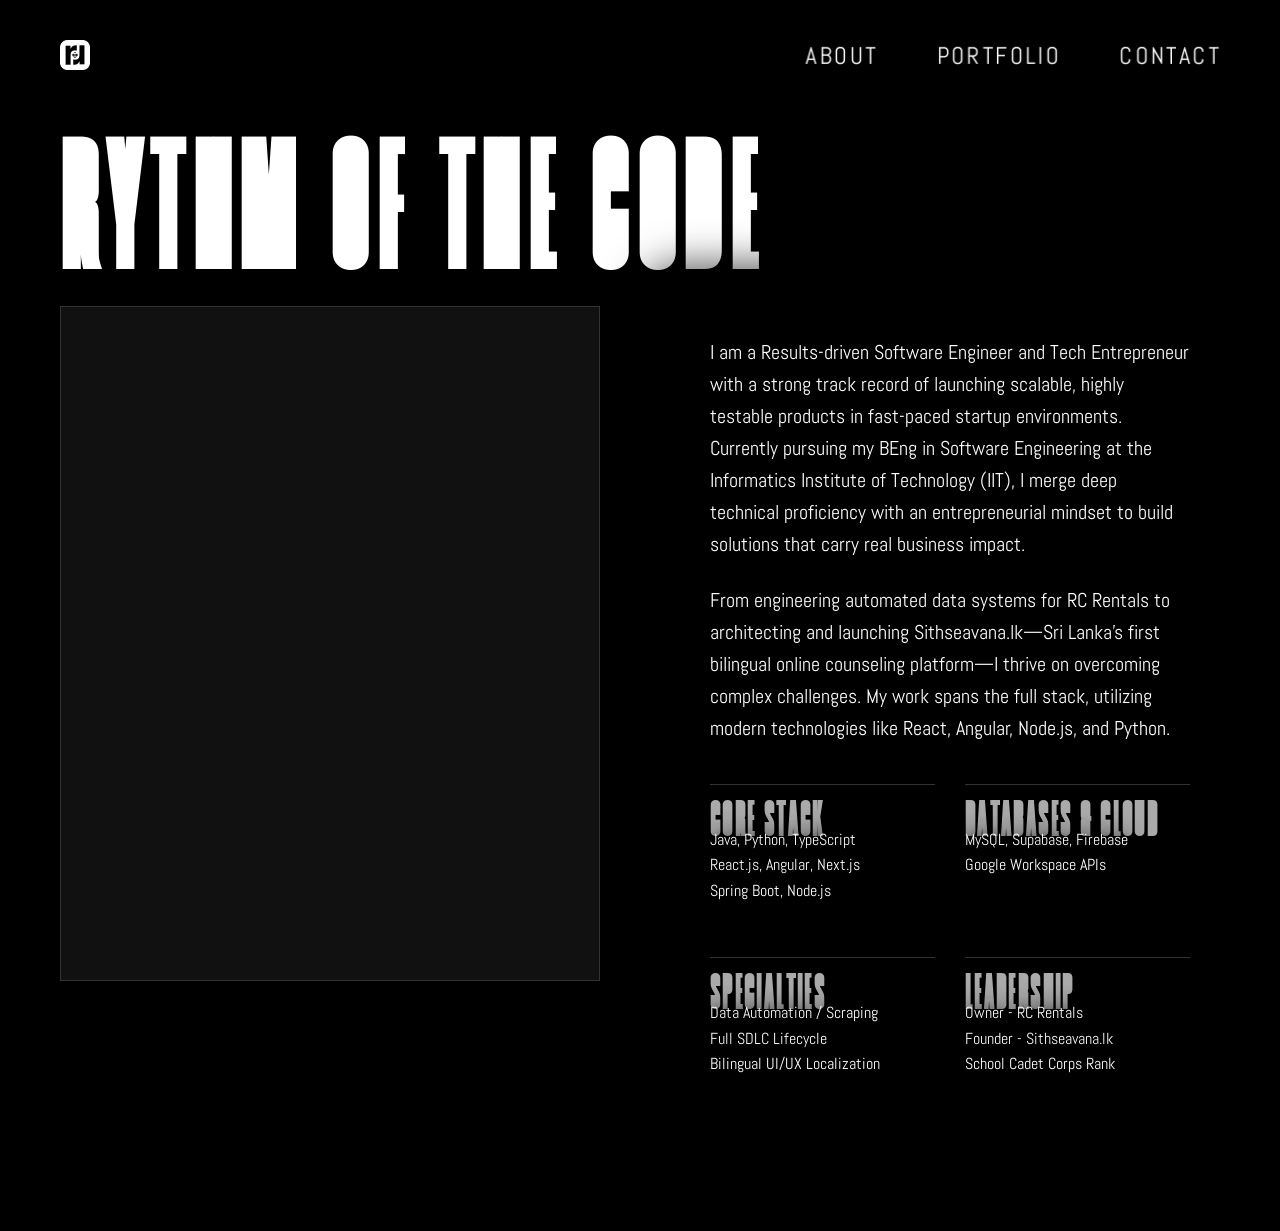
<file: about.html>
<!DOCTYPE html>
<html lang="en">
<head>
    <meta charset="UTF-8">
    <meta name="viewport" content="width=device-width, initial-scale=1.0">
    <title>About | Rivin Weeraka</title>
    <link rel="icon" type="image/webp" href="assets/rivin-logo.webp">
    <link href="https://fonts.googleapis.com/css2?family=Abel&display=swap" rel="stylesheet">
    <link rel="stylesheet" href="styles/style.css">
</head>
<body class="subpage">
    <canvas class="dot-grid" id="dot-grid"></canvas>

    <header class="header">
        <a href="index.html" class="logo">
            <img src="assets/rivin-logo.webp" alt="Rivin Logo" class="site-logo">
        </a>
        <nav class="nav">
            <a href="about.html">ABOUT</a>
            <a href="portfolio.html">PORTFOLIO</a>
            <a href="contact.html">CONTACT</a>
        </nav>
    </header>

    <main class="main-content">
        <h1 class="page-header">RYTHM OF THE CODE</h1>
        
        <div class="about-grid">
            <div class="about-visuals">
                <div class="about-image"></div>
            </div>
            
            <div class="about-narrative">
                <p class="text-body">
                    I am a Results-driven Software Engineer and Tech Entrepreneur with a strong track record of launching scalable, highly testable products in fast-paced startup environments. Currently pursuing my BEng in Software Engineering at the Informatics Institute of Technology (IIT), I merge deep technical proficiency with an entrepreneurial mindset to build solutions that carry real business impact.
                </p>
                <p class="text-body">
                    From engineering automated data systems for RC Rentals to architecting and launching Sithseavana.lk—Sri Lanka’s first bilingual online counseling platform—I thrive on overcoming complex challenges. My work spans the full stack, utilizing modern technologies like React, Angular, Node.js, and Python.
                </p>
                
                <div class="skills-grid">
                    <div class="skill-category">
                        <h3 class="text-meta">CORE STACK</h3>
                        <p class="text-body" style="font-size:16px;">Java, Python, TypeScript<br>React.js, Angular, Next.js<br>Spring Boot, Node.js</p>
                    </div>
                    <div class="skill-category">
                        <h3 class="text-meta">DATABASES & CLOUD</h3>
                        <p class="text-body" style="font-size:16px;">MySQL, Supabase, Firebase<br>Google Workspace APIs</p>
                    </div>
                    <div class="skill-category">
                        <h3 class="text-meta">SPECIALTIES</h3>
                        <p class="text-body" style="font-size:16px;">Data Automation / Scraping<br>Full SDLC Lifecycle<br>Bilingual UI/UX Localization</p>
                    </div>
                    <div class="skill-category">
                        <h3 class="text-meta">LEADERSHIP</h3>
                        <p class="text-body" style="font-size:16px;">Owner - RC Rentals<br>Founder - Sithseavana.lk<br>School Cadet Corps Rank</p>
                    </div>
                </div>
            </div>
        </div>
    </main>

    <script>
        // 3D Text Roll Feature
        document.querySelectorAll('.nav a').forEach(link => {
            const text = link.textContent.trim();
            link.textContent = ''; 
            link.classList.add('roll-link');
            
            text.split('').forEach((char, i) => {
                const wrap = document.createElement('span');
                wrap.className = 'char-wrap';
                wrap.style.transitionDelay = `${i * 0.04}s`; 

                const front = document.createElement('span');
                front.className = 'char-front';
                front.textContent = char === ' ' ? '\u00A0' : char;

                const back = document.createElement('span');
                back.className = 'char-back';
                back.textContent = char === ' ' ? '\u00A0' : char;

                wrap.appendChild(front);
                wrap.appendChild(back);
                link.appendChild(wrap);
            });
        });

        // Matrix Dot Grid
        (function() {
            const canvas = document.getElementById('dot-grid');
            if (!canvas) return;
            const ctx = canvas.getContext('2d');
            const spacing = 12; 
            const dotRadius = 1.2;
            const revealRadius = 440; 
            const decayRate = 0.015; 
            let mouseX = -9999, mouseY = -9999;
            let cols, rows, brightness; 

            function resize() {
                canvas.width = window.innerWidth;
                canvas.height = window.innerHeight;
                cols = Math.ceil(canvas.width / spacing) + 1;
                rows = Math.ceil(canvas.height / spacing) + 1;
                brightness = new Float32Array(cols * rows); 
            }
            resize();
            window.addEventListener('resize', resize);

            window.addEventListener('mousemove', (e) => {
                mouseX = e.clientX;
                mouseY = e.clientY;
            });

            function draw() {
                ctx.clearRect(0, 0, canvas.width, canvas.height);

                for (let r = 0; r < rows; r++) {
                    for (let c = 0; c < cols; c++) {
                        const idx = r * cols + c;
                        const x = c * spacing;
                        const y = r * spacing;
                        const dx = x - mouseX;
                        const dy = y - mouseY;
                        const dist = Math.sqrt(dx * dx + dy * dy);

                        if (dist < revealRadius) {
                            const intensity = 1 - (dist / revealRadius);
                            brightness[idx] = Math.max(brightness[idx], intensity);
                        }

                        if (brightness[idx] > 0.01) {
                            const alpha = brightness[idx];
                            ctx.beginPath();
                            ctx.arc(x, y, dotRadius, 0, Math.PI * 2);
                            ctx.shadowColor = `rgba(255, 255, 255, ${alpha * 0.8})`;
                            ctx.shadowBlur = alpha * 8;
                            ctx.fillStyle = `rgba(255, 255, 255, ${alpha})`;
                            ctx.fill();
                            ctx.shadowBlur = 0;

                            brightness[idx] -= decayRate;
                        }
                    }
                }
                requestAnimationFrame(draw);
            }
            draw();
        })();
    </script>
</body>
</html>
</file>
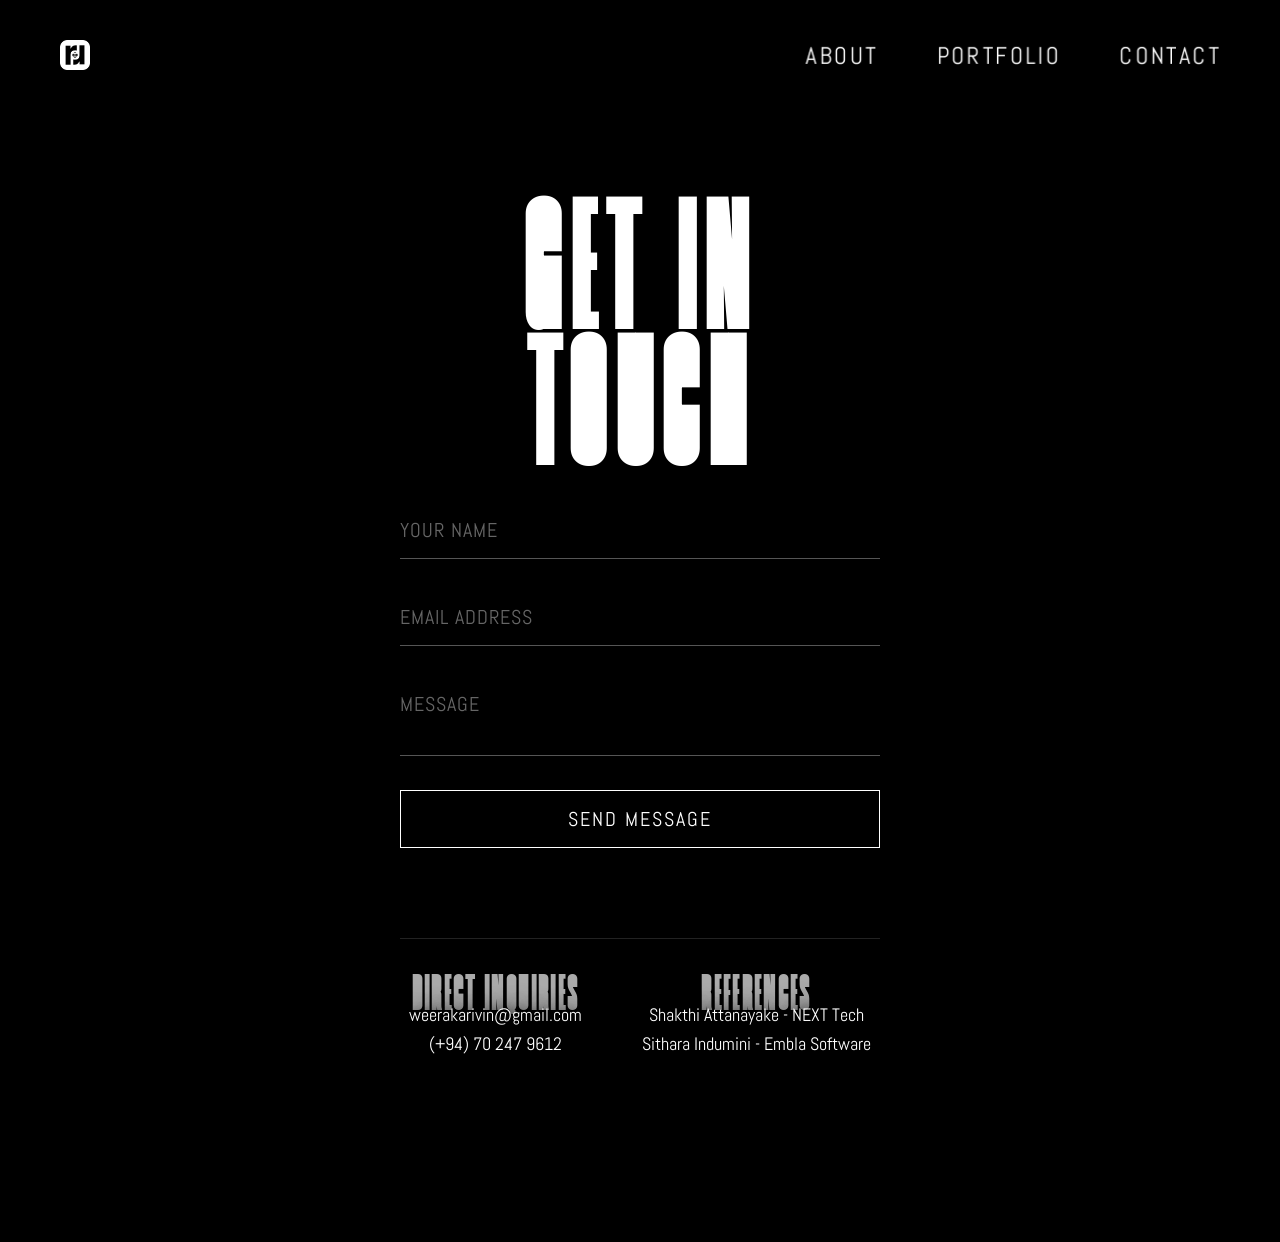
<file: contact.html>
<!DOCTYPE html>
<html lang="en">
<head>
    <meta charset="UTF-8">
    <meta name="viewport" content="width=device-width, initial-scale=1.0">
    <title>Contact | Rivin Weeraka</title>
    <link rel="icon" type="image/webp" href="assets/rivin-logo.webp">
    <link href="https://fonts.googleapis.com/css2?family=Abel&display=swap" rel="stylesheet">
    <link rel="stylesheet" href="styles/style.css">
</head>
<body class="subpage">
    <canvas class="dot-grid" id="dot-grid"></canvas>

    <header class="header">
        <a href="index.html" class="logo">
            <img src="assets/rivin-logo.webp" alt="Rivin Logo" class="site-logo">
        </a>
        <nav class="nav">
            <a href="about.html">ABOUT</a>
            <a href="portfolio.html">PORTFOLIO</a>
            <a href="contact.html">CONTACT</a>
        </nav>
    </header>

    <main class="main-content">
        <div class="contact-wrapper">
            <h1 class="page-header">GET IN TOUCH</h1>
            
            <form action="#" class="form-group">
                <div class="form-group">
                    <input type="text" class="form-input" placeholder="YOUR NAME" required>
                </div>
                <div class="form-group">
                    <input type="email" class="form-input" placeholder="EMAIL ADDRESS" required>
                </div>
                <div class="form-group">
                    <textarea class="form-input" placeholder="MESSAGE" required></textarea>
                </div>
                <button type="submit" class="submit-btn" onclick="event.preventDefault();">SEND MESSAGE</button>
            </form>
            
            <div class="contact-details">
                <div>
                    <h3 class="text-meta">DIRECT INQUIRIES</h3>
                    <p class="text-body" style="font-size: 18px;">
                        <a href="mailto:weerakarivin@gmail.com" style="color: #fff; text-decoration: none;">weerakarivin@gmail.com</a><br>
                        <a href="tel:+94702479612" style="color: #fff; text-decoration: none;">(+94) 70 247 9612</a>
                    </p>
                </div>
                <div>
                    <h3 class="text-meta">REFERENCES</h3>
                    <p class="text-body" style="font-size: 18px;">
                        Shakthi Attanayake - NEXT Tech<br>
                        Sithara Indumini - Embla Software
                    </p>
                </div>
            </div>
        </div>
    </main>

    <script>
        document.querySelectorAll('.nav a').forEach(link => {
            const text = link.textContent.trim();
            link.textContent = ''; 
            link.classList.add('roll-link');
            
            text.split('').forEach((char, i) => {
                const wrap = document.createElement('span');
                wrap.className = 'char-wrap';
                wrap.style.transitionDelay = `${i * 0.04}s`; 
                const front = document.createElement('span');
                front.className = 'char-front';
                front.textContent = char === ' ' ? '\u00A0' : char;

                const back = document.createElement('span');
                back.className = 'char-back';
                back.textContent = char === ' ' ? '\u00A0' : char;

                wrap.appendChild(front);
                wrap.appendChild(back);
                link.appendChild(wrap);
            });
        });

        // Matrix Dot Grid
        (function() {
            const canvas = document.getElementById('dot-grid');
            if (!canvas) return;
            const ctx = canvas.getContext('2d');
            const spacing = 12; 
            const dotRadius = 1.2;
            const revealRadius = 440; 
            const decayRate = 0.015; 
            let mouseX = -9999, mouseY = -9999;
            let cols, rows, brightness; 

            function resize() {
                canvas.width = window.innerWidth;
                canvas.height = window.innerHeight;
                cols = Math.ceil(canvas.width / spacing) + 1;
                rows = Math.ceil(canvas.height / spacing) + 1;
                brightness = new Float32Array(cols * rows); 
            }
            resize();
            window.addEventListener('resize', resize);
            window.addEventListener('mousemove', (e) => {
                mouseX = e.clientX;
                mouseY = e.clientY;
            });

            function draw() {
                ctx.clearRect(0, 0, canvas.width, canvas.height);
                for (let r = 0; r < rows; r++) {
                    for (let c = 0; c < cols; c++) {
                        const idx = r * cols + c;
                        const x = c * spacing;
                        const y = r * spacing;
                        const dx = x - mouseX;
                        const dy = y - mouseY;
                        const dist = Math.sqrt(dx * dx + dy * dy);

                        if (dist < revealRadius) {
                            const intensity = 1 - (dist / revealRadius);
                            brightness[idx] = Math.max(brightness[idx], intensity);
                        }

                        if (brightness[idx] > 0.01) {
                            const alpha = brightness[idx];
                            ctx.beginPath();
                            ctx.arc(x, y, dotRadius, 0, Math.PI * 2);
                            ctx.shadowColor = `rgba(255, 255, 255, ${alpha * 0.8})`;
                            ctx.shadowBlur = alpha * 8;
                            ctx.fillStyle = `rgba(255, 255, 255, ${alpha})`;
                            ctx.fill();
                            ctx.shadowBlur = 0;
                            brightness[idx] -= decayRate;
                        }
                    }
                }
                requestAnimationFrame(draw);
            }
            draw();
        })();
    </script>
</body>
</html>
</file>
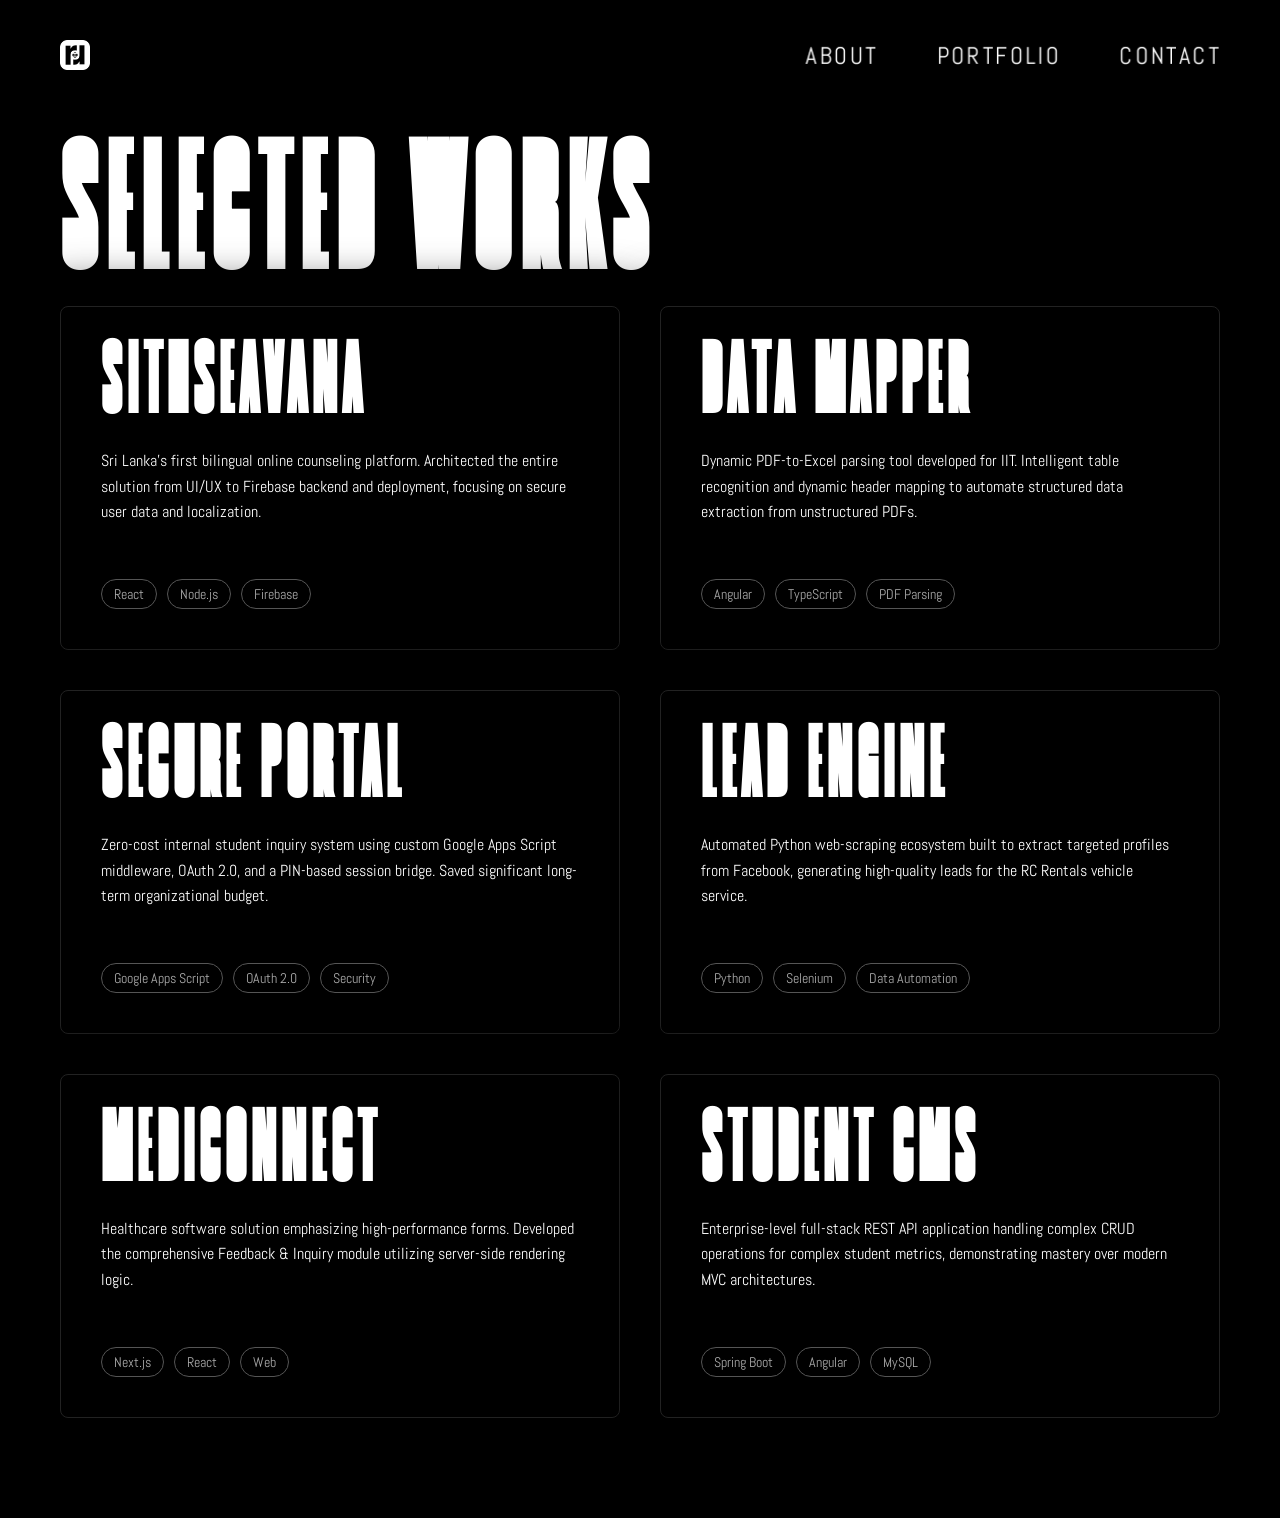
<file: portfolio.html>
<!DOCTYPE html>
<html lang="en">
<head>
    <meta charset="UTF-8">
    <meta name="viewport" content="width=device-width, initial-scale=1.0">
    <title>Portfolio | Rivin Weeraka</title>
    <link rel="icon" type="image/webp" href="assets/rivin-logo.webp">
    <link href="https://fonts.googleapis.com/css2?family=Abel&display=swap" rel="stylesheet">
    <link rel="stylesheet" href="styles/style.css">
</head>
<body class="subpage">
    <canvas class="dot-grid" id="dot-grid"></canvas>

    <header class="header">
        <a href="index.html" class="logo">
            <img src="assets/rivin-logo.webp" alt="Rivin Logo" class="site-logo">
        </a>
        <nav class="nav">
            <a href="about.html">ABOUT</a>
            <a href="portfolio.html">PORTFOLIO</a>
            <a href="contact.html">CONTACT</a>
        </nav>
    </header>

    <main class="main-content">
        <h1 class="page-header">SELECTED WORKS</h1>
        
        <div class="portfolio-grid">
            <!-- Project 1 -->
            <div class="project-card">
                <h2 class="project-title">SITHSEAVANA</h2>
                <p class="text-body" style="font-size:16px;">Sri Lanka's first bilingual online counseling platform. Architected the entire solution from UI/UX to Firebase backend and deployment, focusing on secure user data and localization.</p>
                <div class="project-tech">
                    <span class="tech-chip">React</span>
                    <span class="tech-chip">Node.js</span>
                    <span class="tech-chip">Firebase</span>
                </div>
            </div>

            <!-- Project 2 -->
            <div class="project-card">
                <h2 class="project-title">DATA MAPPER</h2>
                <p class="text-body" style="font-size:16px;">Dynamic PDF-to-Excel parsing tool developed for IIT. Intelligent table recognition and dynamic header mapping to automate structured data extraction from unstructured PDFs.</p>
                <div class="project-tech">
                    <span class="tech-chip">Angular</span>
                    <span class="tech-chip">TypeScript</span>
                    <span class="tech-chip">PDF Parsing</span>
                </div>
            </div>

            <!-- Project 3 -->
            <div class="project-card">
                <h2 class="project-title">SECURE PORTAL</h2>
                <p class="text-body" style="font-size:16px;">Zero-cost internal student inquiry system using custom Google Apps Script middleware, OAuth 2.0, and a PIN-based session bridge. Saved significant long-term organizational budget.</p>
                <div class="project-tech">
                    <span class="tech-chip">Google Apps Script</span>
                    <span class="tech-chip">OAuth 2.0</span>
                    <span class="tech-chip">Security</span>
                </div>
            </div>

            <!-- Project 4 -->
            <div class="project-card">
                <h2 class="project-title">LEAD ENGINE</h2>
                <p class="text-body" style="font-size:16px;">Automated Python web-scraping ecosystem built to extract targeted profiles from Facebook, generating high-quality leads for the RC Rentals vehicle service.</p>
                <div class="project-tech">
                    <span class="tech-chip">Python</span>
                    <span class="tech-chip">Selenium</span>
                    <span class="tech-chip">Data Automation</span>
                </div>
            </div>

            <!-- Project 5 -->
            <div class="project-card">
                <h2 class="project-title">MEDICONNECT</h2>
                <p class="text-body" style="font-size:16px;">Healthcare software solution emphasizing high-performance forms. Developed the comprehensive Feedback & Inquiry module utilizing server-side rendering logic.</p>
                <div class="project-tech">
                    <span class="tech-chip">Next.js</span>
                    <span class="tech-chip">React</span>
                    <span class="tech-chip">Web</span>
                </div>
            </div>

            <!-- Project 6 -->
            <div class="project-card">
                <h2 class="project-title">STUDENT CMS</h2>
                <p class="text-body" style="font-size:16px;">Enterprise-level full-stack REST API application handling complex CRUD operations for complex student metrics, demonstrating mastery over modern MVC architectures.</p>
                <div class="project-tech">
                    <span class="tech-chip">Spring Boot</span>
                    <span class="tech-chip">Angular</span>
                    <span class="tech-chip">MySQL</span>
                </div>
            </div>
        </div>
    </main>

    <script>
        document.querySelectorAll('.nav a').forEach(link => {
            const text = link.textContent.trim();
            link.textContent = ''; 
            link.classList.add('roll-link');
            
            text.split('').forEach((char, i) => {
                const wrap = document.createElement('span');
                wrap.className = 'char-wrap';
                wrap.style.transitionDelay = `${i * 0.04}s`; 
                const front = document.createElement('span');
                front.className = 'char-front';
                front.textContent = char === ' ' ? '\u00A0' : char;

                const back = document.createElement('span');
                back.className = 'char-back';
                back.textContent = char === ' ' ? '\u00A0' : char;

                wrap.appendChild(front);
                wrap.appendChild(back);
                link.appendChild(wrap);
            });
        });

        // Matrix Dot Grid
        (function() {
            const canvas = document.getElementById('dot-grid');
            if (!canvas) return;
            const ctx = canvas.getContext('2d');
            const spacing = 12; 
            const dotRadius = 1.2;
            const revealRadius = 440; 
            const decayRate = 0.015; 
            let mouseX = -9999, mouseY = -9999;
            let cols, rows, brightness; 

            function resize() {
                canvas.width = window.innerWidth;
                canvas.height = window.innerHeight;
                cols = Math.ceil(canvas.width / spacing) + 1;
                rows = Math.ceil(canvas.height / spacing) + 1;
                brightness = new Float32Array(cols * rows); 
            }
            resize();
            window.addEventListener('resize', resize);
            window.addEventListener('mousemove', (e) => {
                mouseX = e.clientX;
                mouseY = e.clientY;
            });

            function draw() {
                ctx.clearRect(0, 0, canvas.width, canvas.height);
                for (let r = 0; r < rows; r++) {
                    for (let c = 0; c < cols; c++) {
                        const idx = r * cols + c;
                        const x = c * spacing;
                        const y = r * spacing;
                        const dx = x - mouseX;
                        const dy = y - mouseY;
                        const dist = Math.sqrt(dx * dx + dy * dy);

                        if (dist < revealRadius) {
                            const intensity = 1 - (dist / revealRadius);
                            brightness[idx] = Math.max(brightness[idx], intensity);
                        }

                        if (brightness[idx] > 0.01) {
                            const alpha = brightness[idx];
                            ctx.beginPath();
                            ctx.arc(x, y, dotRadius, 0, Math.PI * 2);
                            ctx.shadowColor = `rgba(255, 255, 255, ${alpha * 0.8})`;
                            ctx.shadowBlur = alpha * 8;
                            ctx.fillStyle = `rgba(255, 255, 255, ${alpha})`;
                            ctx.fill();
                            ctx.shadowBlur = 0;
                            brightness[idx] -= decayRate;
                        }
                    }
                }
                requestAnimationFrame(draw);
            }
            draw();
        })();
    </script>
</body>
</html>
</file>
<file: styles/style.css>
* {
    margin: 0;
    padding: 0;
    box-sizing: border-box;
}

@font-face {
    font-family: 'Humane';
    src: url('../assets/Humane-Regular.ttf') format('truetype');
    font-weight: normal;
    font-style: normal;
    font-display: swap;
}

body {
    background-color: #000;
    color: #fff;
    font-family: 'Humane', 'Oswald', 'Impact', sans-serif;
    overflow: hidden;
    height: 100vh;
    width: 100vw;
    display: flex;
    flex-direction: column;
}
/* Loading Screen */
.loading-screen {
    position: fixed;
    top: 0;
    left: 0;
    width: 100vw;
    height: 100vh;
    background-color: #000;
    z-index: 9999;
    display: flex;
    justify-content: center;
    align-items: center;
    transition: opacity 0.5s ease, visibility 0.5s ease;
}

.loading-screen img {
    height: 60px; 
    animation: pulse-loader 1.5s infinite;
}

@keyframes pulse-loader {
    0% { transform: scale(0.95); opacity: 0.7; }
    50% { transform: scale(1.05); opacity: 1; }
    100% { transform: scale(0.95); opacity: 0.7; }
}

.loading-screen.hidden {
    opacity: 0;
    visibility: hidden;
}

/* Header */
.header {
    position: absolute;
    top: 0;
    left: 0;
    width: 100%;
    display: flex;
    justify-content: space-between;
    align-items: center;
    padding: 40px 60px;
    z-index: 20; 
}

.logo {
    display: flex;
    align-items: center;
}

.site-logo {
    height: 30px; /* Increased from 24px and visually distinct */
    object-fit: contain;
}

.nav {
    display: flex;
    gap: 60px;
}

.nav a {
    color: #ffffff;
    text-decoration: none;
    font-family: 'Abel', sans-serif;
    font-size: 24px;
    letter-spacing: 0.1em; /* Assuming tracking 100 */
    text-transform: uppercase;
}

/* 3D Roll CSS */
.roll-link {
    display: inline-flex;
    perspective: 800px;
}

.char-wrap {
    position: relative;
    display: inline-block;
    transform-style: preserve-3d;
    transition: transform 0.6s cubic-bezier(0.5, 0, 0, 1);
    height: 24px;
}

.char-front,
.char-back {
    display: flex;
    align-items: center;
    justify-content: center;
    height: 100%;
    backface-visibility: hidden;
    -webkit-backface-visibility: hidden;
}

.char-front {
    transform: translateZ(12px);
}

.char-back {
    position: absolute;
    top: 0;
    left: 0;
    width: 100%;
    color: #aaaaaa; 
    transform: rotateX(-90deg) translateZ(12px);
}

.roll-link:hover .char-wrap {
    transform: rotateX(90deg);
}

/* Hero Section */
.hero {
    position: relative;
    width: 100%;
    height: 100vh;
    display: flex;
    justify-content: center;
    align-items: center;
    overflow: hidden;
}

/* Dot Grid Canvas */
.dot-grid {
    position: absolute;
    top: 0;
    left: 0;
    width: 100vw;
    height: 100vh;
    z-index: 2; 
    pointer-events: none;
}

/* Marquee Text Background */
.marquee-wrapper {
    position: absolute;
    top: 0;
    left: 0;
    width: 100vw;
    height: 100vh;
    display: flex;
    flex-direction: column;
    justify-content: center;
    z-index: 5; 
    transform: translateZ(0); 
    transition: opacity 0.8s ease-out;
}



.line1 .marquee-text,
.line2 .marquee-text {
    display: inline-block;
    font-family: 'Humane', sans-serif;
    font-size: 26vw; 
    line-height: 0.76; 
    letter-spacing: 0.07em; 
    text-transform: uppercase;
    padding-right: 0.07em;
    cursor: default; 
    opacity: 0.8;
    color: rgb(255, 255, 255);
    will-change: transform;
    -webkit-backface-visibility: hidden;
    backface-visibility: hidden;
}

.line1 {
    animation: marquee-left 60s linear infinite;
    animation-play-state: paused;
}

.line2 {
    animation: marquee-right 60s linear infinite;
    animation-play-state: paused;
}

.line1.running,
.line2.running {
    animation-play-state: running;
}

@keyframes marquee-left {
    0% {
        transform: translate3d(0, 0, 0);
    }
    100% {
        transform: translate3d(-50%, 0, 0);
    }
}

@keyframes marquee-right {
    0% {
        transform: translate3d(-50%, 0, 0);
    }
    100% {
        transform: translate3d(0, 0, 0);
    }
}

/* Hero Image */
.hero-image-container {
    position: absolute;
    bottom: 0;
    left: 0;
    width: 100%;
    z-index: 12; 
    height: 100vh;
    display: flex;
    align-items: flex-end;
    justify-content: center;
    pointer-events: none; /* Let hover pass through to the text behind */
}

/* Marquee Container */
.marquee {
    display: flex;
    width: max-content;
    white-space: nowrap;
    will-change: transform;
}

.hero-image {
    max-height: 75vh;
    max-width: 90vw; /* Guarantee left and right margins mathematically */
    filter: drop-shadow(15px 15px 44px rgba(0, 0, 0, 0.8));
    object-fit: contain;
}

/* Mobile Responsiveness */
@media (max-width: 768px) {
    .line1 .marquee-text,
    .line2 .marquee-text {
        font-size: 38vw; /* Reduced from 48vw to avoid screen crowding on small devices */
    }

    .header {
        padding: 20px 25px; /* Equal left/right margin of 25px */
    }

    .nav {
        gap: 15px; /* Squeeze link gap */
    }

    .nav a {
        font-size: 18px; /* Ensure links fit in horizontal row */
        letter-spacing: 0.05em; /* Slightly reduce tracking so it prevents breaking to next line */
    }

    .site-logo {
        height: 24px; /* Matches scale of new tiny nav bar */
    }
}

/* Subpage Framework */
body.subpage {
    overflow-y: auto;
    overflow-x: hidden;
    height: auto;
    min-height: 100vh;
    display: block; 
}

.subpage .header {
    position: relative; /* Scrolls naturally relative to content, prevents 100vh locking */
}

.subpage .dot-grid {
    position: fixed; /* Keep matrix grid alive everywhere during scroll */
    z-index: 1; 
}

.main-content {
    padding: 0 60px 100px 60px;
    max-width: 1600px;
    margin: 0 auto;
    position: relative;
    z-index: 10;
}

/* Typography Extensions */
.page-header {
    font-family: 'Humane', sans-serif;
    font-size: 14vw;
    text-transform: uppercase;
    letter-spacing: 0.07em; /* Matched marquee */
    margin-bottom: 20px;
    margin-top: 40px;
    color: #fff;
    line-height: 0.76; /* Matched marquee */
}

.text-body {
    font-family: 'Abel', sans-serif;
    font-size: 20px;
    line-height: 1.6;
    color: #ffffff;
    margin-bottom: 24px;
    max-width: 800px;
    text-shadow: 0 0 10px #000, 0 0 20px #000, 0 0 30px #000; /* Dimming trick applied directly to text */
}

.text-meta {
    font-family: 'Humane', sans-serif;
    font-size: 48px; /* Bigger default for Humane since it's condensed */
    color: #aaaaaa;
    text-transform: uppercase;
    letter-spacing: 0.07em; /* Matched marquee */
    line-height: 0.76; /* Matched marquee */
    margin-bottom: -15px; /* Adjusting gap because humane baseline is different */
}

/* About Section */
.about-grid {
    display: grid;
    grid-template-columns: 1fr 1fr;
    gap: 80px;
    align-items: start;
}
.about-narrative {
    background: rgba(0, 0, 0, 0.7); /* Obscure glowing dots behind text */
    padding: 30px;
    border-radius: 12px;
    box-shadow: 0 0 40px 40px rgba(0, 0, 0, 0.7); /* Soft feather mask */
}
.about-image {
    width: 100%;
    aspect-ratio: 4/5;
    background-color: #111;
    border: 1px solid #333;
    object-fit: cover;
    filter: grayscale(100%);
    transition: filter 0.8s cubic-bezier(0.5, 0, 0, 1);
}
.about-image:hover {
    filter: grayscale(0%);
}
.skills-grid {
    display: grid;
    grid-template-columns: 1fr 1fr;
    gap: 30px;
    margin-top: 40px;
}
.skill-category {
    border-top: 1px solid #333;
    padding-top: 20px;
}

/* Portfolio Section */
.portfolio-grid {
    display: grid;
    grid-template-columns: repeat(auto-fill, minmax(400px, 1fr));
    gap: 40px;
}
.project-card {
    background: rgba(0, 0, 0, 0.85); /* Dark background to block the bright dots */
    border: 1px solid #222;
    padding: 40px;
    transition: transform 0.4s cubic-bezier(0.5, 0, 0, 1), border-color 0.4s ease;
    cursor: pointer;
    backdrop-filter: blur(5px);
    box-shadow: 0 0 40px 20px rgba(0, 0, 0, 0.8); /* Feathered edge to dim surrounding matrix */
    border-radius: 8px;
    display: flex;
    flex-direction: column;
}
.project-card:hover {
    transform: translateY(-10px);
    border-color: #555;
    background: rgba(40, 40, 40, 0.6);
}
.project-title {
    font-family: 'Humane', sans-serif;
    font-size: 100px; /* Bumping scale for impact */
    line-height: 0.76;
    letter-spacing: 0.07em; /* matched marquee */
    margin-bottom: 25px;
    text-transform: uppercase;
}
.project-tech {
    display: flex;
    flex-wrap: wrap;
    gap: 10px;
    margin-top: auto;
    padding-top: 30px;
}
.tech-chip {
    border: 1px solid #555;
    padding: 5px 12px;
    font-family: 'Abel', sans-serif;
    font-size: 14px;
    border-radius: 20px;
    color: #aaa;
}

/* Contact Section */
.contact-wrapper {
    display: flex;
    flex-direction: column;
    align-items: center;
    text-align: center;
    max-width: 600px;
    margin: 0 auto;
    background: rgba(0, 0, 0, 0.8); /* blocks dots */
    padding: 60px;
    border-radius: 12px;
    box-shadow: 0 0 60px 50px rgba(0, 0, 0, 0.8); /* smooth feather dim */
}
.form-group {
    width: 100%;
    margin-bottom: 30px;
    position: relative;
}
.form-input {
    width: 100%;
    background: transparent;
    border: none;
    border-bottom: 1px solid #555;
    padding: 15px 0;
    color: #fff;
    font-family: 'Abel', sans-serif;
    font-size: 20px;
    transition: border-color 0.3s ease;
}
.form-input:focus {
    outline: none;
    border-bottom-color: #fff;
}
.form-input::placeholder {
    color: #666;
    text-transform: uppercase;
    letter-spacing: 0.05em;
}
textarea.form-input {
    resize: none;
    height: 80px;
}
.submit-btn {
    background: transparent;
    color: #fff;
    border: 1px solid #fff;
    padding: 15px 40px;
    font-family: 'Abel', sans-serif;
    font-size: 20px;
    text-transform: uppercase;
    letter-spacing: 0.1em;
    cursor: pointer;
    transition: all 0.3s ease;
    width: 100%;
}
.submit-btn:hover {
    background: #fff;
    color: #000;
}
.contact-details {
    margin-top: 60px;
    display: flex;
    gap: 60px;
    justify-content: center;
    border-top: 1px solid #222;
    padding-top: 40px;
    width: 100%;
}

/* Responsive updates for subpages */
@media (max-width: 768px) {
    .main-content {
        padding: 0 25px 60px 25px;
    }
    .about-grid {
        grid-template-columns: 1fr;
    }
    .page-header {
        font-size: 20vw;
    }
    .portfolio-grid {
        grid-template-columns: 1fr;
    }
    .project-title {
        font-size: 60px;
    }
    .contact-details {
        flex-direction: column;
        gap: 20px;
    }
}
</file>
